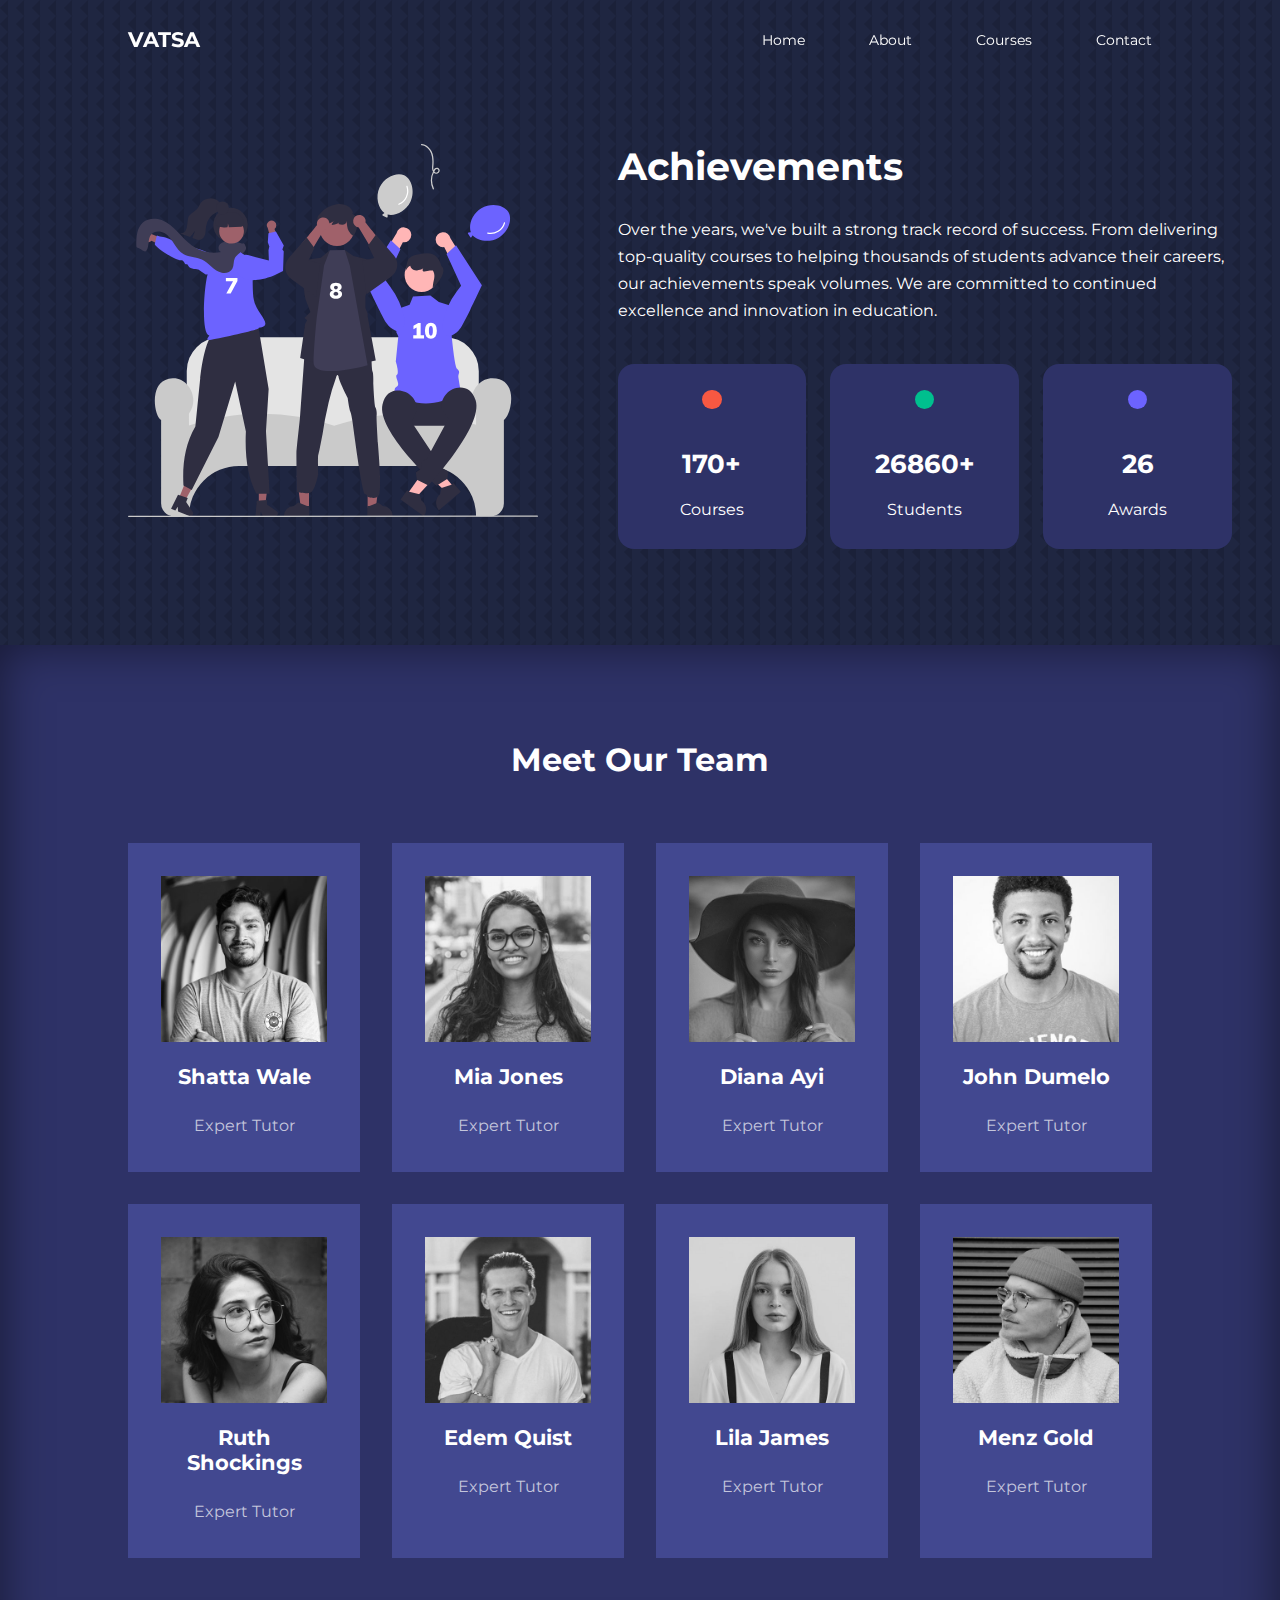
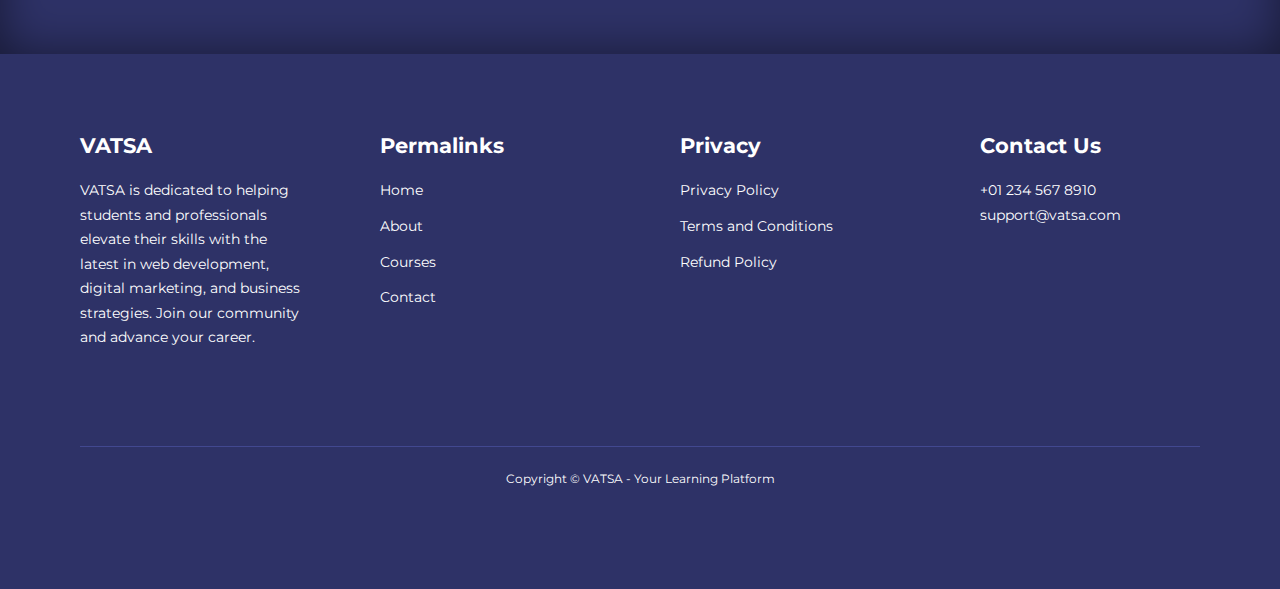
<file: about.html>
<!DOCTYPE html>
<html lang="en">
<head>
    <meta charset="UTF-8">
    <meta http-equiv="X-UA-Compatible" content="IE=edge">
    <meta name="viewport" content="width=device-width, initial-scale=1.0">
    <title>VATSA</title>

<!-- ***************  ICONSOUT CDN  *************** -->
<link rel="stylesheet" href="https://unicons.iconscout.com/release/v2.1.6/css/unicons.css">

<!-- ***************  GOOGLE FONT (MONTSERRAT)  *************** -->
<link rel="preconnect" href="https://fonts.googleapis.com">
    <link rel="preconnect" href="https://fonts.gstatic.com" crossorigin>
    <link href="https://fonts.googleapis.com/css2?family=Montserrat:ital,wght@300;400;500;600;700;800;900&display=swap" rel="stylesheet">


 <!-- ***************  STYLESHEETS  *************** -->
    <link rel="stylesheet" href="./style.css">
    <link rel="stylesheet" href="./about.css">

    <style>
        body {
            background-image: url(./bg-texture.png);
        }
    </style>


</head>
<body>
    <nav>
        <div class=" container nav_container">
            <a href="./index.html"><h4>VATSA</h4></a>
            <ul class="nav_menu">
                <li><a href="./index.html">Home</a></li>
                <li><a href="./about.html">About</a></li>
                <li><a href="./courses.html">Courses</a></li>
                <li><a href="./contact.html">Contact</a></li>
            </ul>
            <button id="open-menu-btn"><i class="uil uil-bars"></i></button>
            <button id="close-menu-btn"><i class="uil uil-multiply"></i></button>
        </div>
    </nav>
<!-- ***************  END OF NAVBAR  *************** -->





    <section class="about_achievements">
        <div class="container about_achievements-container">
            <div class="about_achievements-left">
                <img src="./about achievements.svg" alt="">
            </div>

            <div class="about_achievements-right">
                <h1>Achievements</h1>
                <p>
                    Over the years, we've built a strong track record of success. From delivering top-quality courses to helping thousands of students advance their careers, our achievements speak volumes. We are committed to continued excellence and innovation in education.
                </p>
                <div class="achievements_cards">
                    <article class="achievement_card">
                        <span class="achievement_icon">
                            <i class="uil uil-video"></i>
                        </span>
                        <h3>450+</h3>
                        <p>Courses</p>
                    </article>

                    <article class="achievement_card">
                        <span class="achievement_icon">
                            <i class="uil uil-users-alt"></i>
                        </span>
                        <h3>79,000+</h3>
                        <p>Students</p>
                    </article>

                    <article class="achievement_card">
                        <span class="achievement_icon">
                            <i class="uil uil-trophy"></i>
                        </span>
                        <h3>26</h3>
                        <p>Awards</p>
                    </article>

                </div>
            </div>

        </div>
    </section>
<!-- ***************  END OF ACHIEVEMNTS  *************** -->





    <section class="team">
        <h2>Meet Our Team</h2>
        <div class="container team_container">

            <article class="team_member">
                <div class="team_member-image">
                    <img src="./tm1.jpg" alt="">
                </div>
                <div class="team_member-info">
                    <h4>Shatta Wale</h4>
                    <p>Expert Tutor</p>
                </div>
                <div class="team_member-socials">
                    <a href="https://instagram.com" target="_blank"><i class="uil uil-instagram"></i></a>
                    <a href="https://twitter.com" target="_blank"><i class="uil uil-twitter-alt"></i></a>
                    <a href="https://linkedin.com" target="_blank"><i class="uil uil-linkedin-alt"></i></a>
                </div>
            </article>

            <article class="team_member">
                <div class="team_member-image">
                    <img src="./tm2.jpg" alt="">
                </div>
                <div class="team_member-info">
                    <h4>Mia Jones</h4>
                    <p>Expert Tutor</p>
                </div>
                <div class="team_member-socials">
                    <a href="https://instagram.com" target="_blank"><i class="uil uil-instagram"></i></a>
                    <a href="https://twitter.com" target="_blank"><i class="uil uil-twitter-alt"></i></a>
                    <a href="https://linkedin.com" target="_blank"><i class="uil uil-linkedin-alt"></i></a>
                </div>
            </article>

            <article class="team_member">
                <div class="team_member-image">
                    <img src="./tm3.jpg" alt="">
                </div>
                <div class="team_member-info">
                    <h4>Diana Ayi</h4>
                    <p>Expert Tutor</p>
                </div>
                <div class="team_member-socials">
                    <a href="https://instagram.com" target="_blank"><i class="uil uil-instagram"></i></a>
                    <a href="https://twitter.com" target="_blank"><i class="uil uil-twitter-alt"></i></a>
                    <a href="https://linkedin.com" target="_blank"><i class="uil uil-linkedin-alt"></i></a>
                </div>
            </article>

            <article class="team_member">
                <div class="team_member-image">
                    <img src="./tm4.jpg" alt="">
                </div>
                <div class="team_member-info">
                    <h4>John Dumelo</h4>
                    <p>Expert Tutor</p>
                </div>
                <div class="team_member-socials">
                    <a href="https://instagram.com" target="_blank"><i class="uil uil-instagram"></i></a>
                    <a href="https://twitter.com" target="_blank"><i class="uil uil-twitter-alt"></i></a>
                    <a href="https://linkedin.com" target="_blank"><i class="uil uil-linkedin-alt"></i></a>
                </div>
            </article>

            <article class="team_member">
                <div class="team_member-image">
                    <img src="./tm5.jpg" alt="">
                </div>
                <div class="team_member-info">
                    <h4>Ruth Shockings</h4>
                    <p>Expert Tutor</p>
                </div>
                <div class="team_member-socials">
                    <a href="https://instagram.com" target="_blank"><i class="uil uil-instagram"></i></a>
                    <a href="https://twitter.com" target="_blank"><i class="uil uil-twitter-alt"></i></a>
                    <a href="https://linkedin.com" target="_blank"><i class="uil uil-linkedin-alt"></i></a>
                </div>
            </article>

            <article class="team_member">
                <div class="team_member-image">
                    <img src="./tm6.jpg" alt="">
                </div>
                <div class="team_member-info">
                    <h4>Edem Quist</h4>
                    <p>Expert Tutor</p>
                </div>
                <div class="team_member-socials">
                    <a href="https://instagram.com" target="_blank"><i class="uil uil-instagram"></i></a>
                    <a href="https://twitter.com" target="_blank"><i class="uil uil-twitter-alt"></i></a>
                    <a href="https://linkedin.com" target="_blank"><i class="uil uil-linkedin-alt"></i></a>
                </div>
            </article>

            <article class="team_member">
                <div class="team_member-image">
                    <img src="./tm7.jpg" alt="">
                </div>
                <div class="team_member-info">
                    <h4>Lila James</h4>
                    <p>Expert Tutor</p>
                </div>
                <div class="team_member-socials">
                    <a href="https://instagram.com" target="_blank"><i class="uil uil-instagram"></i></a>
                    <a href="https://twitter.com" target="_blank"><i class="uil uil-twitter-alt"></i></a>
                    <a href="https://linkedin.com" target="_blank"><i class="uil uil-linkedin-alt"></i></a>
                </div>
            </article>

            <article class="team_member">
                <div class="team_member-image">
                    <img src="./tm8.jpg" alt="">
                </div>
                <div class="team_member-info">
                    <h4>Menz Gold</h4>
                    <p>Expert Tutor</p>
                </div>
                <div class="team_member-socials">
                    <a href="https://instagram.com" target="_blank"><i class="uil uil-instagram"></i></a>
                    <a href="https://twitter.com" target="_blank"><i class="uil uil-twitter-alt"></i></a>
                    <a href="https://linkedin.com" target="_blank"><i class="uil uil-linkedin-alt"></i></a>
                </div>
            </article>
        </div>
    </section>
<!-- ***************  END OF TEAM  *************** -->





<footer>
    <div class="footer_container">
        <div class="footer_1">
            <a href="./index.html" class="footer_logo"><h4>VATSA</h4></a>
            <p>VATSA is dedicated to helping students and professionals elevate their skills with the latest in web development, digital marketing, and business strategies. Join our community and advance your career.</p>
        </div>

        <div class="footer_2">
            <h4>Permalinks</h4>
            <ul class="permalinks">
                <li><a href="./index.html">Home</a></li>
                <li><a href="./about.html">About</a></li>
                <li><a href="./courses.html">Courses</a></li>
                <li><a href="./contact.html">Contact</a></li>
            </ul>
        </div>

        <div class="footer_3">
            <h4>Privacy</h4>
            <ul class="privacy">
                <li><a href="#">Privacy Policy</a></li>
                <li><a href="#">Terms and Conditions</a></li>
                <li><a href="#">Refund Policy</a></li>
            </ul>
        </div>

        <div class="footer_4">
            <h4>Contact Us</h4>
            <div>
                <p>+01 234 567 8910</p>
                <p>support@vatsa.com</p>
            </div>
            <ul class="footer_socials">
                <li>
                    <a href="#"><i class="uil uil-facebook-f"></i></a>
                </li>
                <li>
                    <a href="#"><i class="uil uil-instagram-alt"></i></a>
                </li>
                <li>
                    <a href="#"><i class="uil uil-twitter"></i></a>
                </li>
                <li>
                    <a href="#"><i class="uil uil-linkedin-alt"></i></a>
                </li>
            </ul>
        </div>
        
    </div>

    <footer class="footer_copyright">
        <small>Copyright &copy; VATSA - Your Learning Platform</small>
    </footer>
</footer>
<!-- ***************  END OF FOOTER  *************** -->
 




 <!-- ***************  JAVASCRIPT  *************** -->
     <script src="./main.js"></script>

</body>
</html>
</file>
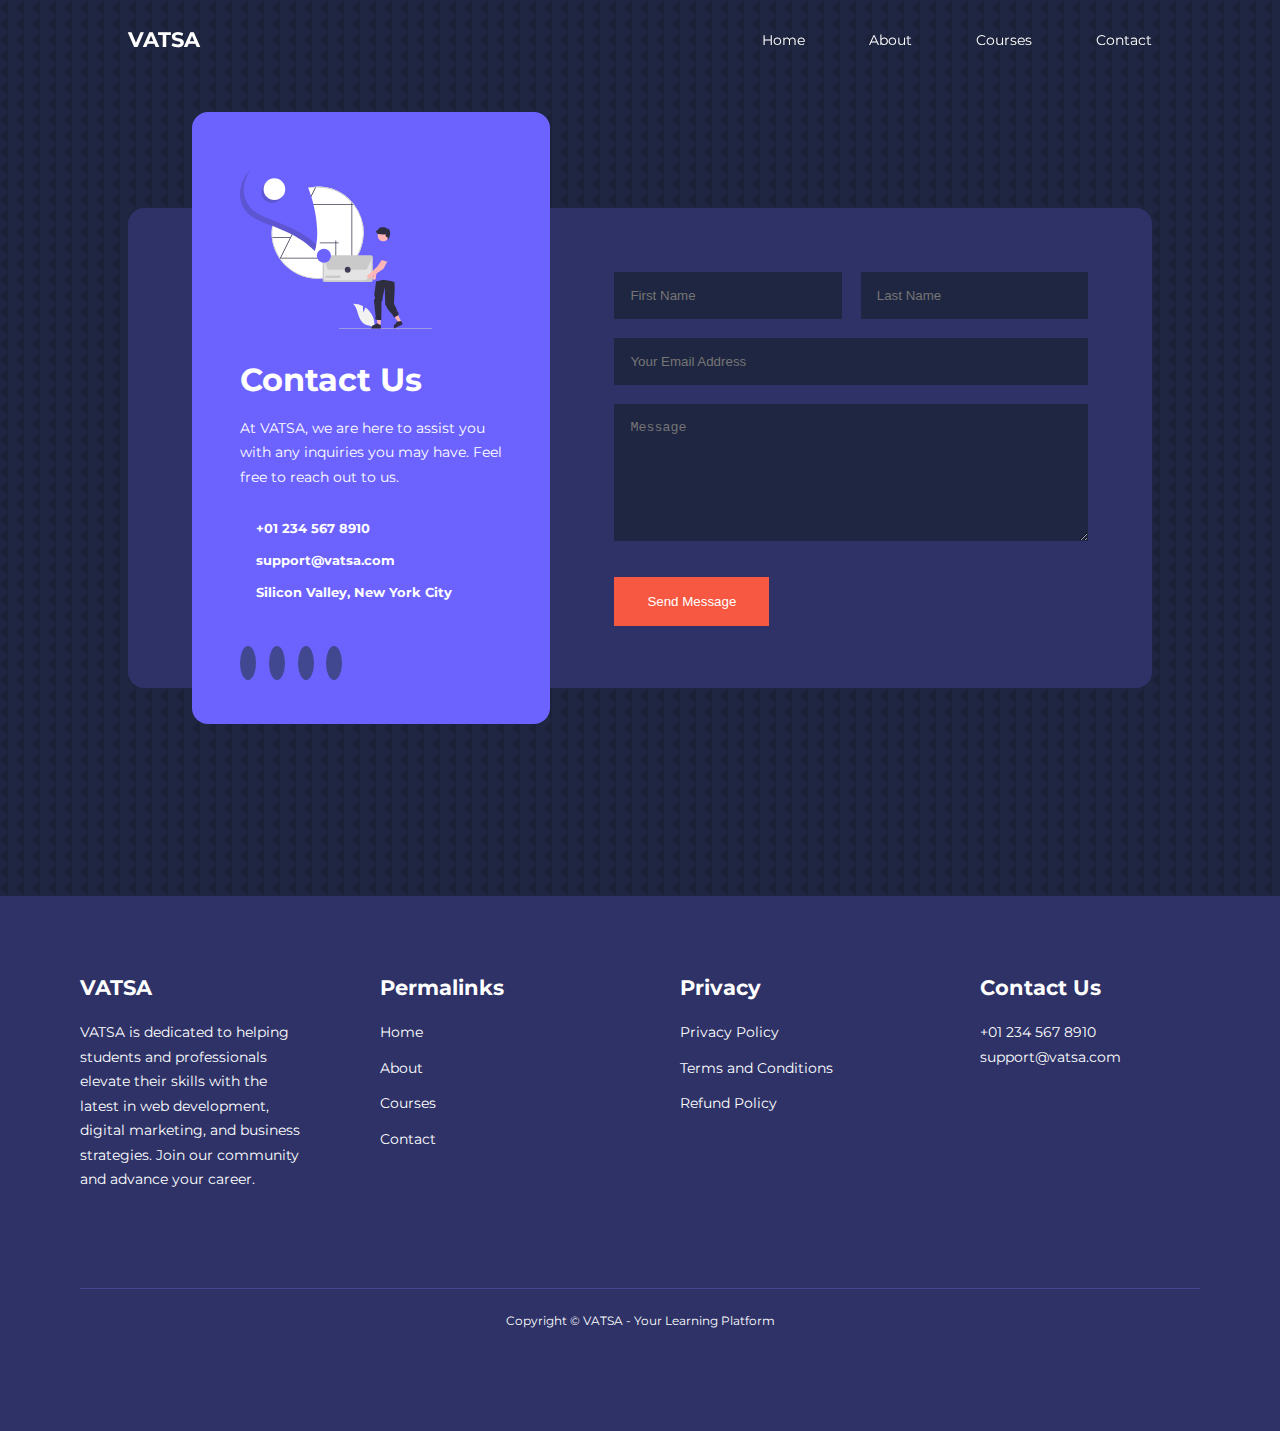
<file: contact.html>
<!DOCTYPE html>
<html lang="en">
<head>
    <meta charset="UTF-8">
    <meta http-equiv="X-UA-Compatible" content="IE=edge">
    <meta name="viewport" content="width=device-width, initial-scale=1.0">
    <title>VATSA</title>

<!-- ***************  ICONSOUT CDN  *************** -->
<link rel="stylesheet" href="https://unicons.iconscout.com/release/v2.1.6/css/unicons.css">

<!-- ***************  GOOGLE FONT (MONTSERRAT)  *************** -->
<link rel="preconnect" href="https://fonts.googleapis.com">
    <link rel="preconnect" href="https://fonts.gstatic.com" crossorigin>
    <link href="https://fonts.googleapis.com/css2?family=Montserrat:ital,wght@300;400;500;600;700;800;900&display=swap" rel="stylesheet">


 <!-- ***************  STYLESHEETS  *************** -->
    <link rel="stylesheet" href="./style.css">
    <link rel="stylesheet" href="./contact.css">

    <style>
        body {
            background-image: url(./bg-texture.png);
        }
    </style>

</head>
<body>
    <nav>
        <div class=" container nav_container">
            <a href="./index.html"><h4>VATSA</h4></a>
            <ul class="nav_menu">
                <li><a href="./index.html">Home</a></li>
                <li><a href="./about.html">About</a></li>
                <li><a href="./courses.html">Courses</a></li>
                <li><a href="./contact.html">Contact</a></li>
            </ul>
            <button id="open-menu-btn"><i class="uil uil-bars"></i></button>
            <button id="close-menu-btn"><i class="uil uil-multiply"></i></button>
        </div>
    </nav>
<!-- ***************  END OF NAVBAR  *************** -->





    <section class="contact">
        <div class="container contact_container">
            <aside class="contact_aside">
                <div class="aside_image">
                    <img src="./contact.svg" alt="">
                </div>
                <h2>Contact Us</h2>
                <p>
                    At VATSA, we are here to assist you with any inquiries you may have. Feel free to reach out to us.
                </p>
                <ul class="contact_details">
                    <li>
                        <i class="uil uil-phone-times"></i>
                        <h5>+01 234 567 8910</h5>
                    </li>
                    <li>
                        <i class="uil uil-envelope"></i>
                        <h5>support@vatsa.com</h5>
                    </li>
                    <li>
                        <i class="uil uil-location-point"></i>
                        <h5>Silicon Valley, New York City</h5>
                    </li>
                </ul>
                <ul class="contact_socials">
                    <li>
                        <a href="https://facebook.com"><i class="uil uil-facebook-f"></i></a>
                    </li>
                    <li>
                        <a href="https://instagram.com"><i class="uil uil-instagram"></i></a>
                    </li>
                    <li>
                        <a href="https://twitter.com"><i class="uil uil-twitter"></i></a>
                    </li>
                    <li>
                        <a href="https://linkedin.com"><i class="uil uil-linkedin-alt"></i></a>
                    </li>
                </ul>
            </aside>
<!-- ***************  END OF ASIDE  *************** -->





            <form action="https://formspree.io/f/xqakyjjn" method="POST" class="contact_form">
                <div class="form_name">
                    <input type="text" name="First Name" placeholder="First Name" required>
                    <input type="text" name="Last Name" placeholder="Last Name" required>
                </div>
                <input type="email" name="Email Address" placeholder="Your Email Address" required>
                <textarea name="Message" rows="7" placeholder="Message" required></textarea>
                <button type="submit" class="btn btn-primary">Send Message</button>
            </form>
        </div>
    </section>
<!-- ***************  END OF FORM  *************** -->





<footer>
    <div class="footer_container">
        <div class="footer_1">
            <a href="./index.html" class="footer_logo"><h4>VATSA</h4></a>
            <p>VATSA is dedicated to helping students and professionals elevate their skills with the latest in web development, digital marketing, and business strategies. Join our community and advance your career.</p>
        </div>

        <div class="footer_2">
            <h4>Permalinks</h4>
            <ul class="permalinks">
                <li><a href="./index.html">Home</a></li>
                <li><a href="./about.html">About</a></li>
                <li><a href="./courses.html">Courses</a></li>
                <li><a href="./contact.html">Contact</a></li>
            </ul>
        </div>

        <div class="footer_3">
            <h4>Privacy</h4>
            <ul class="privacy">
                <li><a href="#">Privacy Policy</a></li>
                <li><a href="#">Terms and Conditions</a></li>
                <li><a href="#">Refund Policy</a></li>
            </ul>
        </div>

        <div class="footer_4">
            <h4>Contact Us</h4>
            <div>
                <p>+01 234 567 8910</p>
                <p>support@vatsa.com</p>
            </div>
            <ul class="footer_socials">
                <li>
                    <a href="#"><i class="uil uil-facebook-f"></i></a>
                </li>
                <li>
                    <a href="#"><i class="uil uil-instagram-alt"></i></a>
                </li>
                <li>
                    <a href="#"><i class="uil uil-twitter"></i></a>
                </li>
                <li>
                    <a href="#"><i class="uil uil-linkedin-alt"></i></a>
                </li>
            </ul>
        </div>
        
    </div>

    <footer class="footer_copyright">
        <small>Copyright &copy; VATSA - Your Learning Platform</small>
    </footer>
</footer>
<!-- ***************  END OF FOOTER  *************** -->

 


 <!-- ***************  JAVASCRIPT  *************** -->
     <script src="./main.js"></script>

</body>
</html>
</file>
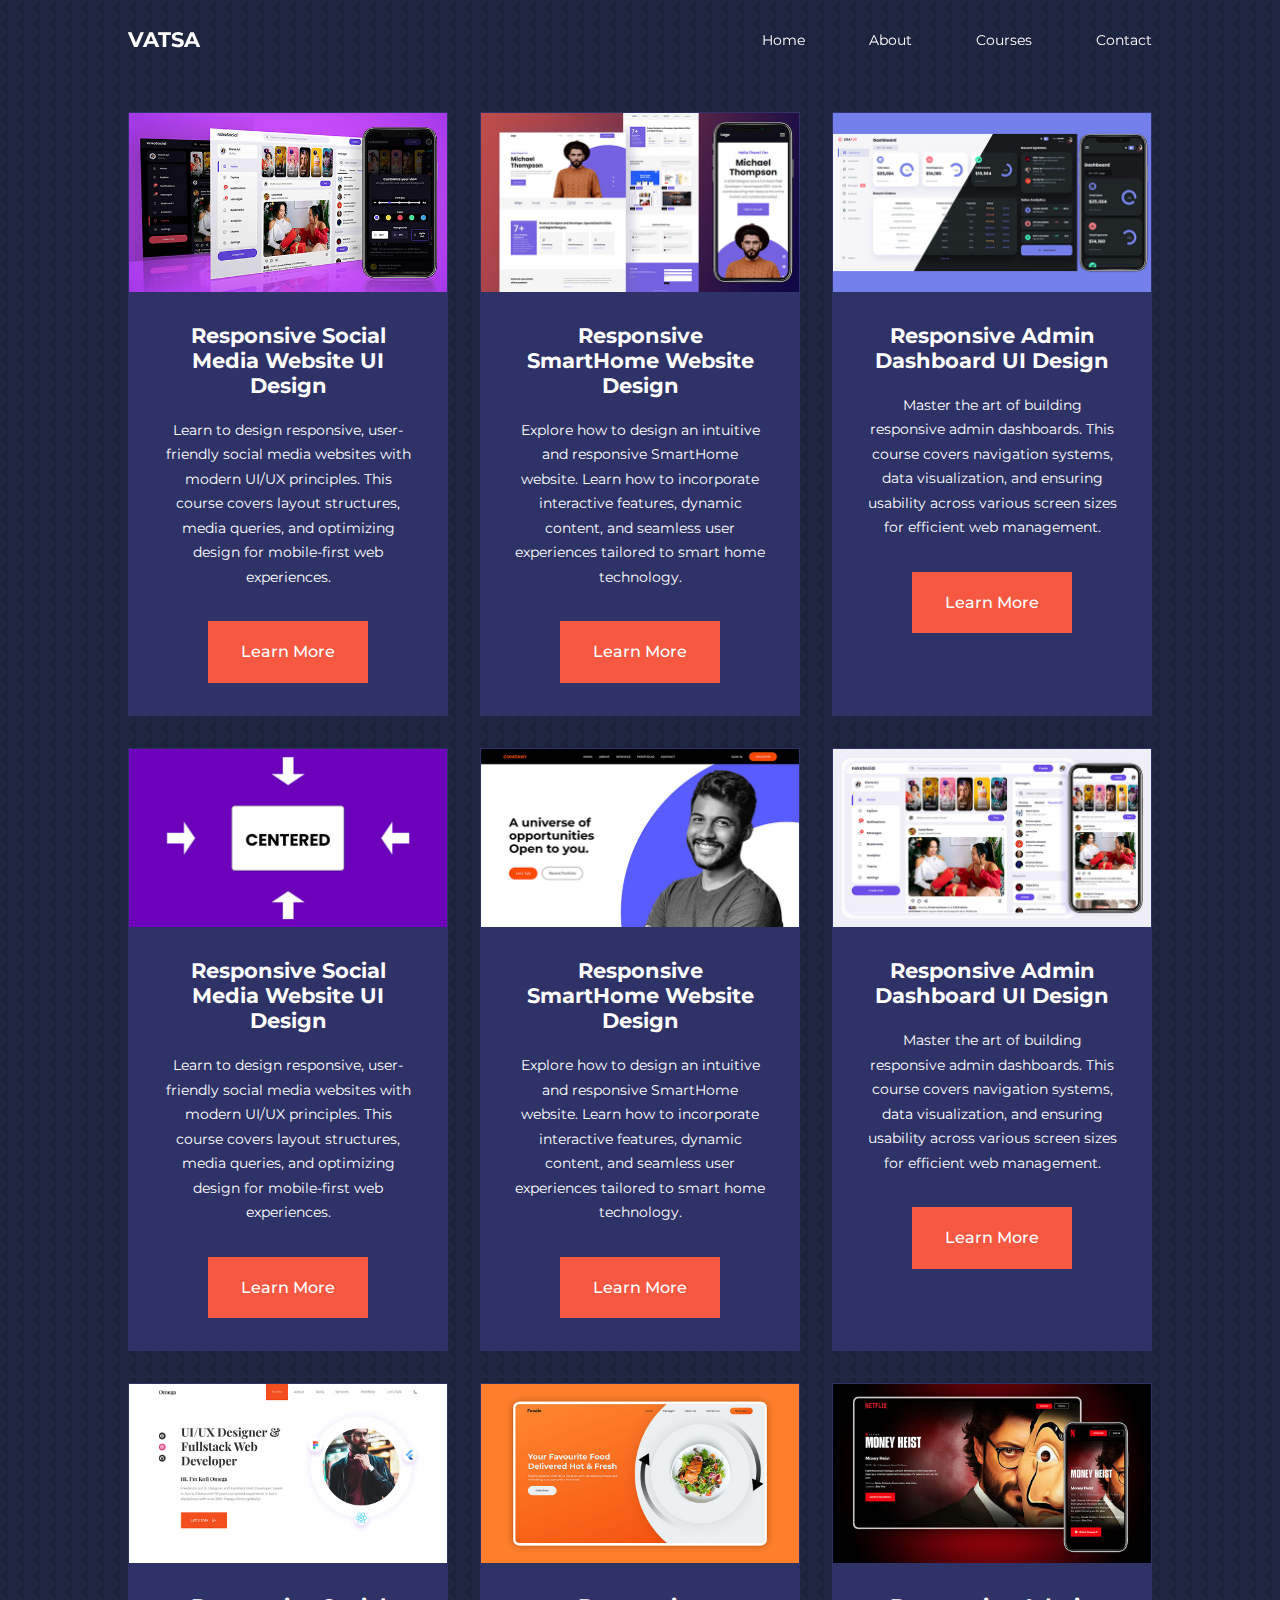
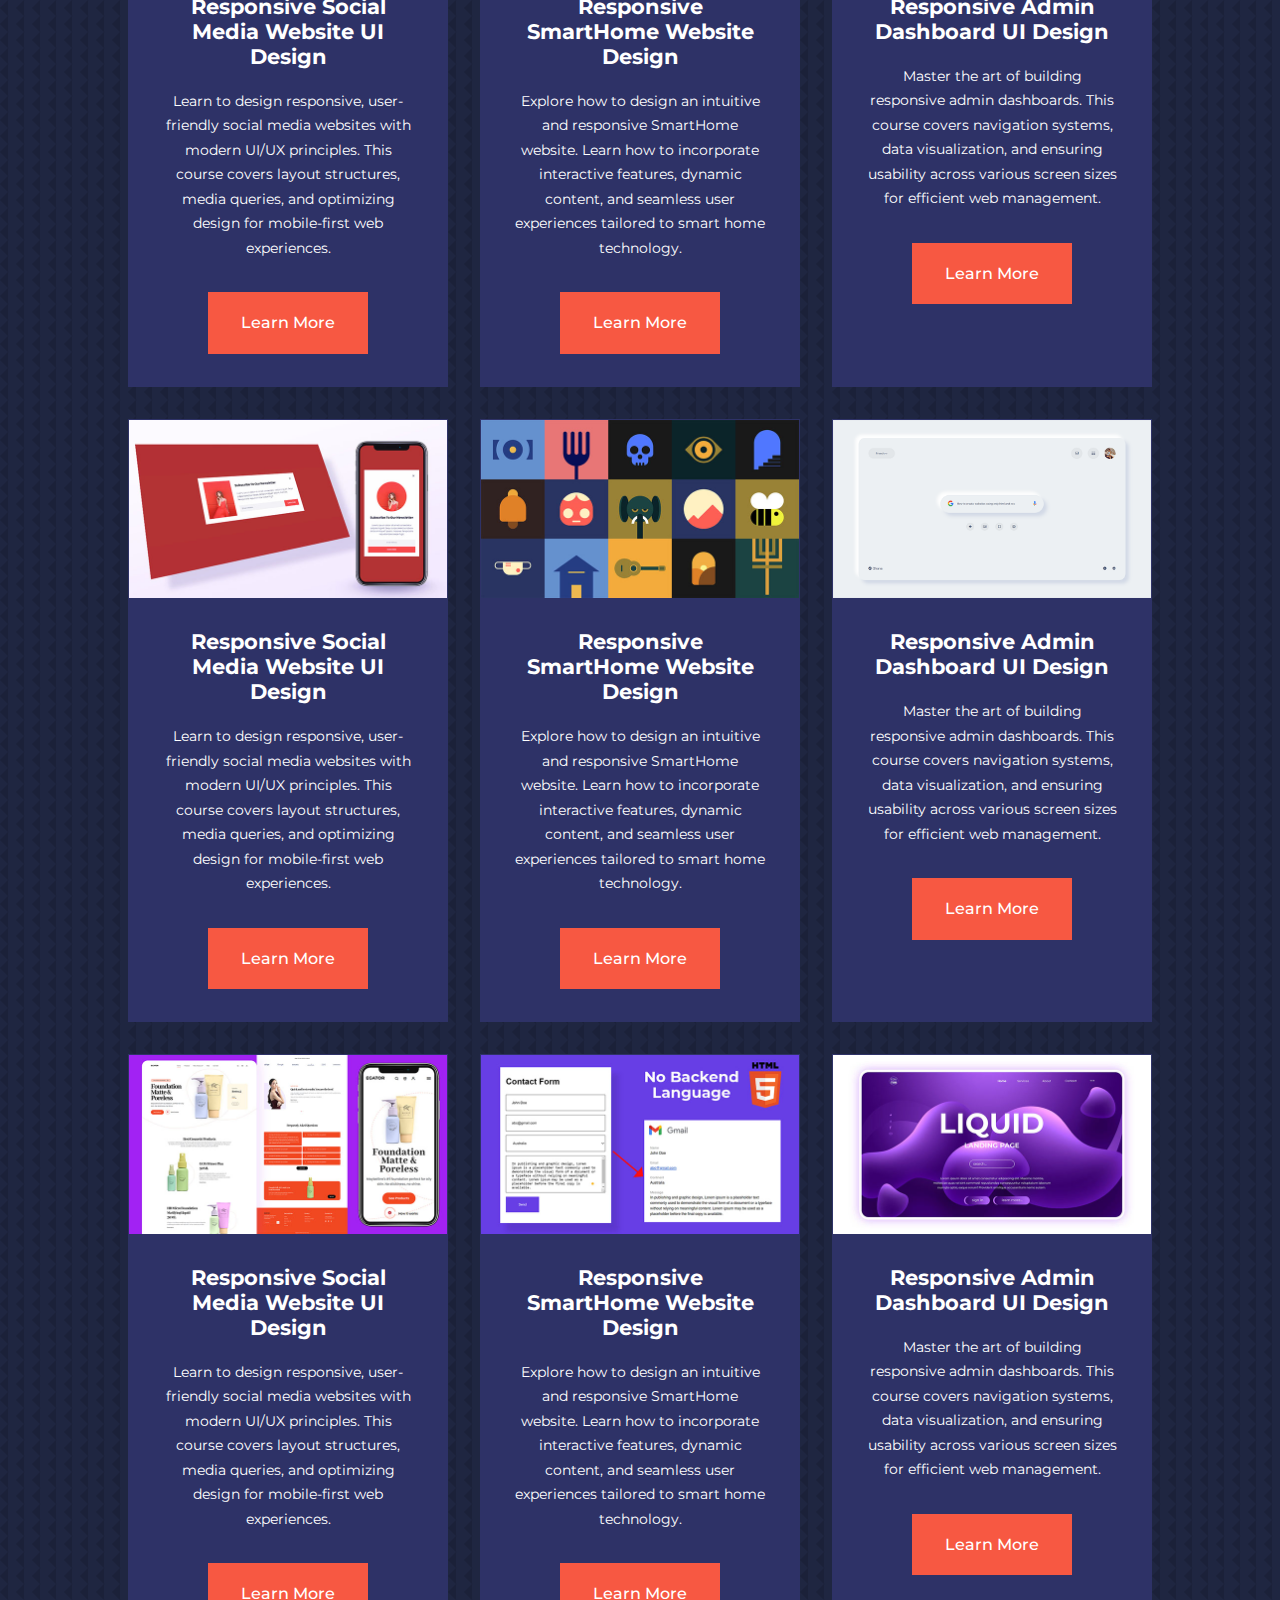
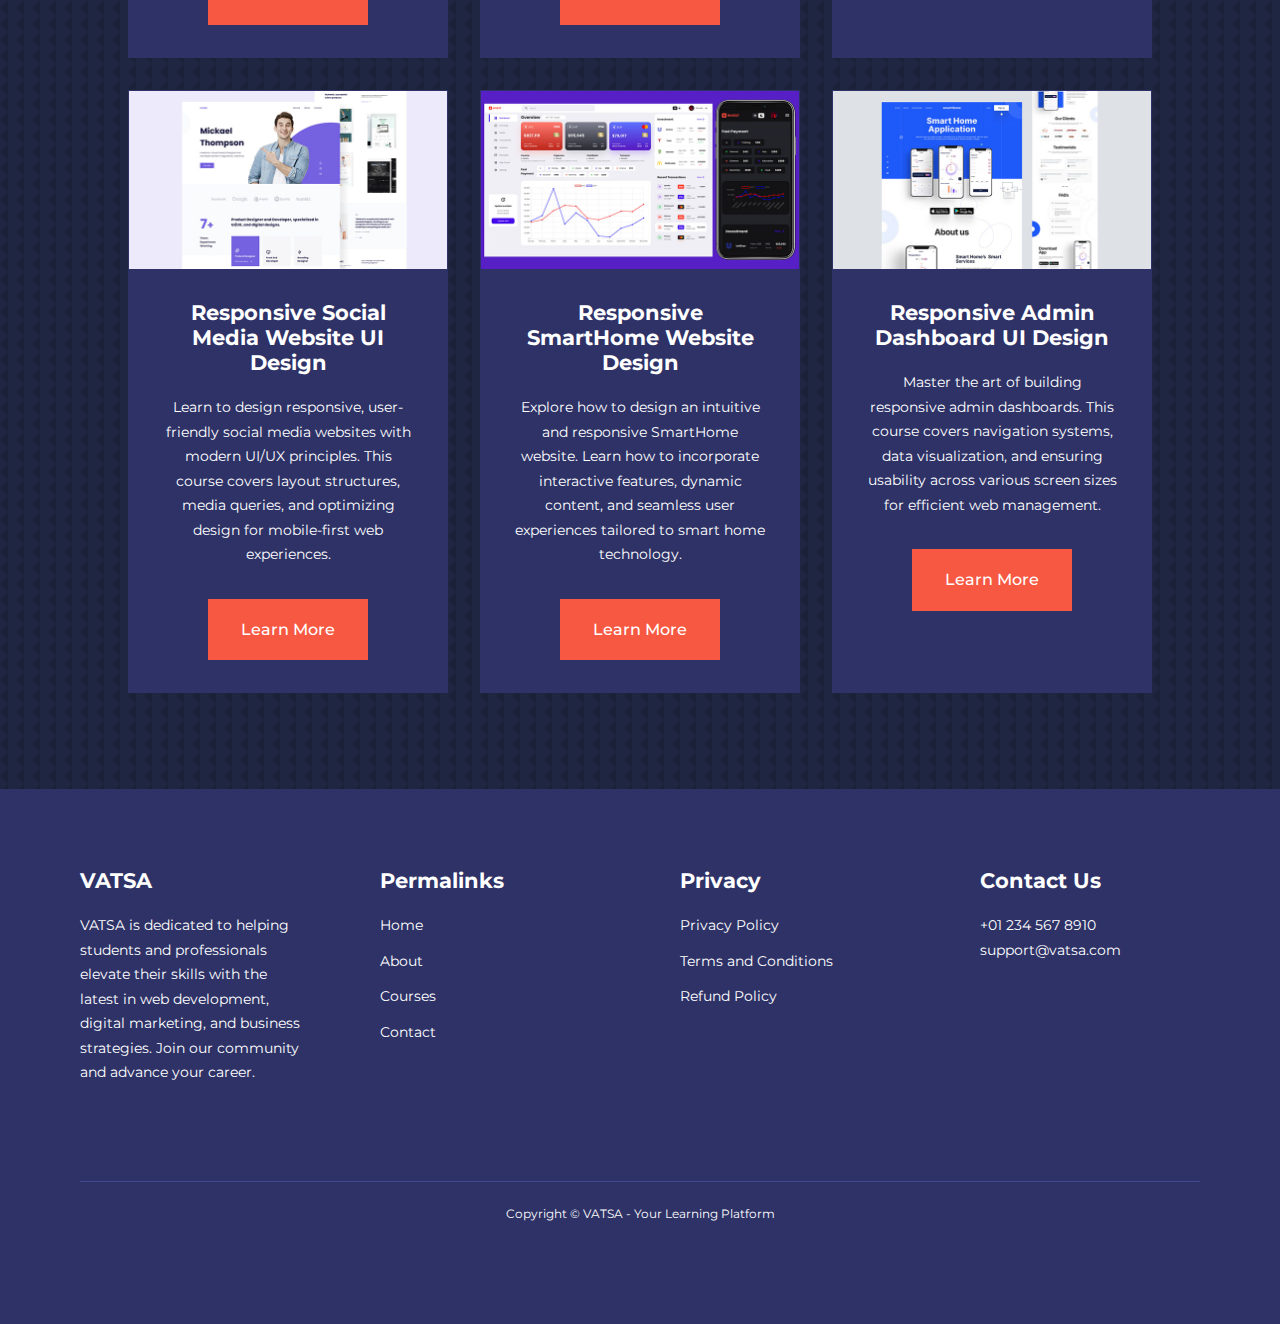
<file: courses.html>
<!DOCTYPE html>
<html lang="en">
<head>
    <meta charset="UTF-8">
    <meta http-equiv="X-UA-Compatible" content="IE=edge">
    <meta name="viewport" content="width=device-width, initial-scale=1.0">
    <title>VATSA</title>

<!-- ***************  ICONSOUT CDN  *************** -->
<link rel="stylesheet" href="https://unicons.iconscout.com/release/v2.1.6/css/unicons.css">

<!-- ***************  GOOGLE FONT (MONTSERRAT)  *************** -->
<link rel="preconnect" href="https://fonts.googleapis.com">
    <link rel="preconnect" href="https://fonts.gstatic.com" crossorigin>
    <link href="https://fonts.googleapis.com/css2?family=Montserrat:ital,wght@300;400;500;600;700;800;900&display=swap" rel="stylesheet">


 <!-- ***************  STYLESHEETS  *************** -->
    <link rel="stylesheet" href="./style.css">

    <style>
        body {
            background-image: url(./bg-texture.png);
        }
        .courses {
            margin-top: 1rem;
        }
    </style>

</head>
<body>
    <nav>
        <div class=" container nav_container">
            <a href="./index.html"><h4>VATSA</h4></a>
            <ul class="nav_menu">
                <li><a href="./index.html">Home</a></li>
                <li><a href="./about.html">About</a></li>
                <li><a href="./courses.html">Courses</a></li>
                <li><a href="./contact.html">Contact</a></li>
            </ul>
            <button id="open-menu-btn"><i class="uil uil-bars"></i></button>
            <button id="close-menu-btn"><i class="uil uil-multiply"></i></button>
        </div>
    </nav>
<!-- ***************  END OF NAVBAR  *************** -->





    <section class="courses">
        <div class="container courses_container">
            
            <article class="course">
                <div class="course_image">
                    <img src="./course1.jpg" alt="Responsive Social Media Website UI Design">
                </div>
                <div class="course_info">
                    <h4>Responsive Social Media Website UI Design</h4>
                    <p>
                        Learn to design responsive, user-friendly social media websites with modern UI/UX principles. This course covers layout structures, media queries, and optimizing design for mobile-first web experiences.
                    </p>
                    <a href="./courses.html" class="btn btn-primary">Learn More</a>
                </div>
            </article>
    
            <article class="course">
                <div class="course_image">
                    <img src="./course2.jpg" alt="Responsive SmartHome Website Design">
                </div>
                <div class="course_info">
                    <h4>Responsive SmartHome Website Design</h4>
                    <p>
                        Explore how to design an intuitive and responsive SmartHome website. Learn how to incorporate interactive features, dynamic content, and seamless user experiences tailored to smart home technology.
                    </p>
                    <a href="./courses.html" class="btn btn-primary">Learn More</a>
                </div>
            </article>
    
            <article class="course">
                <div class="course_image">
                    <img src="./course3.jpg" alt="Responsive Admin Dashboard UI Design">
                </div>
                <div class="course_info">
                    <h4>Responsive Admin Dashboard UI Design</h4>
                    <p>
                        Master the art of building responsive admin dashboards. This course covers navigation systems, data visualization, and ensuring usability across various screen sizes for efficient web management.
                    </p>
                    <a href="./courses.html" class="btn btn-primary">Learn More</a>
                </div>
            </article>

            <article class="course">
                <div class="course_image">
                    <img src="./course4.jpg" alt="Responsive Social Media Website UI Design">
                </div>
                <div class="course_info">
                    <h4>Responsive Social Media Website UI Design</h4>
                    <p>
                        Learn to design responsive, user-friendly social media websites with modern UI/UX principles. This course covers layout structures, media queries, and optimizing design for mobile-first web experiences.
                    </p>
                    <a href="./courses.html" class="btn btn-primary">Learn More</a>
                </div>
            </article>
    
            <article class="course">
                <div class="course_image">
                    <img src="./course5.jpg" alt="Responsive SmartHome Website Design">
                </div>
                <div class="course_info">
                    <h4>Responsive SmartHome Website Design</h4>
                    <p>
                        Explore how to design an intuitive and responsive SmartHome website. Learn how to incorporate interactive features, dynamic content, and seamless user experiences tailored to smart home technology.
                    </p>
                    <a href="./courses.html" class="btn btn-primary">Learn More</a>
                </div>
            </article>
    
            <article class="course">
                <div class="course_image">
                    <img src="./course6.jpg" alt="Responsive Admin Dashboard UI Design">
                </div>
                <div class="course_info">
                    <h4>Responsive Admin Dashboard UI Design</h4>
                    <p>
                        Master the art of building responsive admin dashboards. This course covers navigation systems, data visualization, and ensuring usability across various screen sizes for efficient web management.
                    </p>
                    <a href="./courses.html" class="btn btn-primary">Learn More</a>
                </div>
            </article>

            <article class="course">
                <div class="course_image">
                    <img src="./course7.jpg" alt="Responsive Social Media Website UI Design">
                </div>
                <div class="course_info">
                    <h4>Responsive Social Media Website UI Design</h4>
                    <p>
                        Learn to design responsive, user-friendly social media websites with modern UI/UX principles. This course covers layout structures, media queries, and optimizing design for mobile-first web experiences.
                    </p>
                    <a href="./courses.html" class="btn btn-primary">Learn More</a>
                </div>
            </article>
    
            <article class="course">
                <div class="course_image">
                    <img src="./course8.jpg" alt="Responsive SmartHome Website Design">
                </div>
                <div class="course_info">
                    <h4>Responsive SmartHome Website Design</h4>
                    <p>
                        Explore how to design an intuitive and responsive SmartHome website. Learn how to incorporate interactive features, dynamic content, and seamless user experiences tailored to smart home technology.
                    </p>
                    <a href="./courses.html" class="btn btn-primary">Learn More</a>
                </div>
            </article>
    
            <article class="course">
                <div class="course_image">
                    <img src="./course9.jpg" alt="Responsive Admin Dashboard UI Design">
                </div>
                <div class="course_info">
                    <h4>Responsive Admin Dashboard UI Design</h4>
                    <p>
                        Master the art of building responsive admin dashboards. This course covers navigation systems, data visualization, and ensuring usability across various screen sizes for efficient web management.
                    </p>
                    <a href="./courses.html" class="btn btn-primary">Learn More</a>
                </div>
            </article>

            <article class="course">
                <div class="course_image">
                    <img src="./course10.jpg" alt="Responsive Social Media Website UI Design">
                </div>
                <div class="course_info">
                    <h4>Responsive Social Media Website UI Design</h4>
                    <p>
                        Learn to design responsive, user-friendly social media websites with modern UI/UX principles. This course covers layout structures, media queries, and optimizing design for mobile-first web experiences.
                    </p>
                    <a href="./courses.html" class="btn btn-primary">Learn More</a>
                </div>
            </article>
    
            <article class="course">
                <div class="course_image">
                    <img src="./course11.jpg" alt="Responsive SmartHome Website Design">
                </div>
                <div class="course_info">
                    <h4>Responsive SmartHome Website Design</h4>
                    <p>
                        Explore how to design an intuitive and responsive SmartHome website. Learn how to incorporate interactive features, dynamic content, and seamless user experiences tailored to smart home technology.
                    </p>
                    <a href="./courses.html" class="btn btn-primary">Learn More</a>
                </div>
            </article>
    
            <article class="course">
                <div class="course_image">
                    <img src="./course12.jpg" alt="Responsive Admin Dashboard UI Design">
                </div>
                <div class="course_info">
                    <h4>Responsive Admin Dashboard UI Design</h4>
                    <p>
                        Master the art of building responsive admin dashboards. This course covers navigation systems, data visualization, and ensuring usability across various screen sizes for efficient web management.
                    </p>
                    <a href="./courses.html" class="btn btn-primary">Learn More</a>
                </div>
            </article>

            <article class="course">
                <div class="course_image">
                    <img src="./course13.jpg" alt="Responsive Social Media Website UI Design">
                </div>
                <div class="course_info">
                    <h4>Responsive Social Media Website UI Design</h4>
                    <p>
                        Learn to design responsive, user-friendly social media websites with modern UI/UX principles. This course covers layout structures, media queries, and optimizing design for mobile-first web experiences.
                    </p>
                    <a href="./courses.html" class="btn btn-primary">Learn More</a>
                </div>
            </article>
    
            <article class="course">
                <div class="course_image">
                    <img src="./course14.jpg" alt="Responsive SmartHome Website Design">
                </div>
                <div class="course_info">
                    <h4>Responsive SmartHome Website Design</h4>
                    <p>
                        Explore how to design an intuitive and responsive SmartHome website. Learn how to incorporate interactive features, dynamic content, and seamless user experiences tailored to smart home technology.
                    </p>
                    <a href="./courses.html" class="btn btn-primary">Learn More</a>
                </div>
            </article>
    
            <article class="course">
                <div class="course_image">
                    <img src="./course15.jpg" alt="Responsive Admin Dashboard UI Design">
                </div>
                <div class="course_info">
                    <h4>Responsive Admin Dashboard UI Design</h4>
                    <p>
                        Master the art of building responsive admin dashboards. This course covers navigation systems, data visualization, and ensuring usability across various screen sizes for efficient web management.
                    </p>
                    <a href="./courses.html" class="btn btn-primary">Learn More</a>
                </div>
            </article>

            <article class="course">
                <div class="course_image">
                    <img src="./course16.jpg" alt="Responsive Social Media Website UI Design">
                </div>
                <div class="course_info">
                    <h4>Responsive Social Media Website UI Design</h4>
                    <p>
                        Learn to design responsive, user-friendly social media websites with modern UI/UX principles. This course covers layout structures, media queries, and optimizing design for mobile-first web experiences.
                    </p>
                    <a href="./courses.html" class="btn btn-primary">Learn More</a>
                </div>
            </article>
    
            <article class="course">
                <div class="course_image">
                    <img src="./course17.jpg" alt="Responsive SmartHome Website Design">
                </div>
                <div class="course_info">
                    <h4>Responsive SmartHome Website Design</h4>
                    <p>
                        Explore how to design an intuitive and responsive SmartHome website. Learn how to incorporate interactive features, dynamic content, and seamless user experiences tailored to smart home technology.
                    </p>
                    <a href="./courses.html" class="btn btn-primary">Learn More</a>
                </div>
            </article>
    
            <article class="course">
                <div class="course_image">
                    <img src="./course18.jpg" alt="Responsive Admin Dashboard UI Design">
                </div>
                <div class="course_info">
                    <h4>Responsive Admin Dashboard UI Design</h4>
                    <p>
                        Master the art of building responsive admin dashboards. This course covers navigation systems, data visualization, and ensuring usability across various screen sizes for efficient web management.
                    </p>
                    <a href="./courses.html" class="btn btn-primary">Learn More</a>
                </div>
            </article>

        </div>
    </section>
<!-- ***************  END OF COURSES  *************** -->





<footer>
    <div class="footer_container">
        <div class="footer_1">
            <a href="./index.html" class="footer_logo"><h4>VATSA</h4></a>
            <p>VATSA is dedicated to helping students and professionals elevate their skills with the latest in web development, digital marketing, and business strategies. Join our community and advance your career.</p>
        </div>

        <div class="footer_2">
            <h4>Permalinks</h4>
            <ul class="permalinks">
                <li><a href="./index.html">Home</a></li>
                <li><a href="./about.html">About</a></li>
                <li><a href="./courses.html">Courses</a></li>
                <li><a href="./contact.html">Contact</a></li>
            </ul>
        </div>

        <div class="footer_3">
            <h4>Privacy</h4>
            <ul class="privacy">
                <li><a href="#">Privacy Policy</a></li>
                <li><a href="#">Terms and Conditions</a></li>
                <li><a href="#">Refund Policy</a></li>
            </ul>
        </div>

        <div class="footer_4">
            <h4>Contact Us</h4>
            <div>
                <p>+01 234 567 8910</p>
                <p>support@vatsa.com</p>
            </div>
            <ul class="footer_socials">
                <li>
                    <a href="#"><i class="uil uil-facebook-f"></i></a>
                </li>
                <li>
                    <a href="#"><i class="uil uil-instagram-alt"></i></a>
                </li>
                <li>
                    <a href="#"><i class="uil uil-twitter"></i></a>
                </li>
                <li>
                    <a href="#"><i class="uil uil-linkedin-alt"></i></a>
                </li>
            </ul>
        </div>
        
    </div>

    <footer class="footer_copyright">
        <small>Copyright &copy; VATSA - Your Learning Platform</small>
    </footer>
</footer>
<!-- ***************  END OF FOOTER  *************** -->




 <!-- ***************  JAVASCRIPT  *************** -->
 <script src="./main.js"></script>

</body>
</html>
</file>
<file: style.css>
*{
    margin: 0;
    padding: 0;
    border: 0;
    outline: 0;
    text-decoration: none;
    list-style: none;
    box-sizing: border-box;
 } 
 :root{
     --color-primary: #6c63ff;
     --color-success: #00bf8e;
     --color-warning: #f7c94b;
     --color-danger: #f75842;
     --color-danger-varient: rgba(247, 88, 66, 0.4);
     --color-white: #fff;
     --color-light: rgba(255,255,255,0.7);
     --color-black: #000;
     --color-bg: #1f2641;
     --color-bg1: #2e3267;
     --color-bg2: #424890;

     --container-width-lg: 80%;
     --container-width-md: 90%;
     --container-width-sm: 94%;

     --transition: all 400ms ease;
 }

 body{
    font-family: "Montserrat", sans-serif;
    line-height: 1.7;
    color: var(--color-white);
    background: var(--color-bg);
 }

 .container {
    width: var(--container-width-lg);
    margin: 0 auto;
 }

 section {
    padding: 6rem 0;
 }

 section h2 {
    text-align: center;
    margin-bottom: 4rem;
 }

 h1,
 h2,
 h3,
 h4,
 h5 {
    line-height: 1.2;
 }

 h1 {
    font-size: 2.4rem;
 }

 h2{
    font-size: 2rem;
 }

 h3 {
    font-size: 1.6rem;
 }

 h4 {
    font-size: 1.3rem;
 }

a {
    color: var(--color-white);
}

img {
    width: 100%;
    display: block;
    object-fit: cover;
}

.btn {
    display: inline-block;
    background: var(--color-white);
    color: var(--color-black);
    padding: 1rem 2rem;
    border: 1px solid transparent;
    font-weight: 500;
    transition: var(--transition);
}

.btn:hover {
    background: transparent;
    color: var(--color-white);
    border-color: var(--color-white);
}

.btn-primary {
    background: var(--color-danger);
    color: var(--color-white);
}



/* ***************  NAVBAR  *************** */
nav {
    background: transparent;
    width: 100vw;
    height: 5rem;
    position: fixed;
    top: 0;
    z-index: 11;
}

/* cahnge navbar style on scroll using javascript */
.window-scroll {
    background: var(--color-primary);
    box-shadow: 0 1rem 2rem rgba(0, 0, 0, 0.2);
}

.nav_container {
    height: 100%;
    display: flex;
    justify-content: space-between;
    align-items: center;
}

nav button {
    display: none;
}

.nav_menu {
    display: flex;
    align-items: center;
    gap: 4rem;
}

.nav_menu a {
    font-size: 0.9rem;
    transition: var(--transition);
}
.nav_menu a:hover {
    color: var(--color-bg2);
}


/* ***************  HEADER  *************** */
header {
   position: relative;
   top: 5rem;
   overflow: hidden;
   height: 70vh;
   margin-bottom: 5rem; 
}

.header_container {
    display: grid;
    grid-template-columns: 1fr 1fr;
    align-items: center;
    gap: 5rem;
    height: 100%;
}

.header_left p {
   margin: 1rem 0 2.4rem;
}


/* ***************  CATEGORIES  *************** */
.categories {
    background: var(--color-bg1);
    height: 32rem;
}

.categories h1 {
    line-height: 1;
    margin-bottom: 3rem;
}

.categories_container {
    display: grid;
    grid-template-columns: 40% 60%;
}

.categories_left {    
    margin-right: 4rem;
}

.categories_left p {
    margin: 1rem 0 3rem;
}

.categories_right {
    display: grid;
    grid-template-columns: repeat(3, 1fr);
    gap: 1.2rem;
}

.category {
    background: var(--color-bg2);
    padding: 2rem;
    border-radius: 2rem;
    transition: var(--transition);
}

.category:hover {
    background: var(--color-bg1);
    box-shadow: 0 3rem 3rem rgba(0, 0, 0, 0.3);
    z-index: 1;
}

.category:nth-child(2) .category_icon {
    background: var(--color-danger);
} 

.category:nth-child(3) .category_icon {
    background: var(--color-success);
} 

.category:nth-child(4) .category_icon {
    background: var(--color-warning);
} 

.category:nth-child(5) .category_icon {
    background: var(--color-success);
}  

.category_icon {
    background: var(--color-primary);
    padding: 0.7rem;
    border-radius: 0.9rem ;
}

.category h5 {
    margin: 2rem 0 1rem;
}

.category p {
    font-size: 0.85rem;  
}


/* ***************  POPULAR COURSES  *************** */
.courses {
    margin-top: 10rem;
}
.courses_container {
    display: grid;
    grid-template-columns: repeat(3, 1fr);
    gap: 2rem;
}

.course {
    background: var(--color-bg1);
    text-align: center;
    border: 1px solid transparent;
    transition: var(--transition);
}

.course:hover {
    background: transparent;
    border-color: var(--color-primary);
}

.course_info {
    padding: 2rem;
}

.course_info p {
    margin: 1.2rem 0 2rem;
    font-size: 0.9rem;
}


/* ***************  FAQs  *************** */
.faqs {
    background: var(--color-bg1);
    box-shadow: inset 0 0 3rem rgba(0, 0, 0, 0.5);
}

.faqs_container {
    display: grid;
    grid-template-columns: 1fr 1fr;
    gap: 1rem;
}

.faq {
    padding: 2rem;
    display: flex;
    align-items: center;
    gap: 1.4rem;
    height: fit-content;
    background: var(--color-primary);
    cursor: pointer;
}

.faq h4 {
    font-size: 1rem;
    line-height: 2.2;
}

.faq_icon {
    align-items: flex-start;
    font-size: 1.2rem; 
}

.faq p {
    margin-top: 0.8rem;
    display: none;
}

.faq.open p {
    display: block;
}


/* ***************  TESTIMONIALS  *************** */
.testimonials_container {
    overflow-x: hidden;
    position: relative;
    margin-bottom: 5rem;
}

.testimonial {
    padding-top: 2rem;
}

.avatar {
    width: 6rem;
    height: 6rem;
    border-radius: 50%;
    overflow: hidden;
    margin: 0 auto 1rem;
    border: 1rem solid var(--color-bg1);
}

.testimonial_info {
    text-align: center;
}

.testimonial_body {
    background: var(--color-primary);
    padding: 2rem;
    margin-top: 3rem;
    position: relative;
}

.testimonial_body::before {
    content: "";
    display: block;
    background: linear-gradient(135deg, transparent, var(--color-primary), var(--color-primary), var(--color-primary));
    width: 3rem;
    height: 3rem;
    position: absolute;
    left: 50%;
    top: -1.5rem;
    transform: rotate(45deg);
}


/* ***************  FOOTER  *************** */
footer {
    background: var(--color-bg1);
    padding-top: 5rem;
    padding: 5rem;
    font-size: 0.9rem
}

.footer_container {
    display: grid;
    grid-template-columns: repeat(4,1fr);
    gap: 5rem;
}

.footer_container > div h4 {
    margin-bottom: 1.2rem;
}

.footer_1 p {
    margin: 0 0 2rem;
}

footer ul li {
    margin-bottom: 0.7rem;
}

footer ul li a:hover {
    text-decoration: underline;
}

.footer_socials {
    display: flex;
    gap: 1rem;
    font-size: 1.2rem;
    margin-top: 2rem;
}

.footer_copyright {
    text-align: center;
    margin-top: 4rem;
    padding: 1.2rem 0;
    border-top: 1px solid var(--color-bg2);
}



/* ***************  MEDIA QUERIES (TABLETS)  *************** */
@media screen and (max-width:1024px) {
    .container {
        width: var(--container-width-md);
    }

    h1 {
        font-size: 2.2rem;
    }

    h2 {
        font-size: 1.7rem;
    }

    h3 {
        font-size: 1.4rem;
    }

    h4 {
        font-size: 1.2rem;
    }

    /* ***************  NAVBAR  *************** */
    Nav button {
        display: inline-block;
        background: transparent;
        font-size: 1.8rem;
        color: var(--color-white);
        cursor: pointer;
    }

    nav button#close-menu-btn {
        display: none;
    }

    .nav_menu {
        position: fixed;
        top: 5rem;
        right: 5%;
        height: fit-content;
        width: 18rem;
        flex-direction: column;
        gap: 0;
        display: none;
    }

    .nav_menu li {
        width: 100%;
        height: 5.8rem;
        animation: animateNavItems 400ms linear forwards;
        transform-origin: top right;
        opacity: 0;
    }

    .nav_menu li:nth-child(2){
        animation-delay: 200ms;
    }

    .nav_menu li:nth-child(3){
        animation-delay: 400ms;
    }

    .nav_menu li:nth-child(4){
        animation-delay: 600ms;
    }

    @keyframes animateNavItems {
        0%{
            transform: rotateZ(-90deg) rotateX(90deg) scale(0.1);
        }

        100%{
            transform: rotateZ(0)rotateX(0deg) scale(1);
            opacity: 1;
        }
    }

    .nav_menu li a {
        background: var(--color-primary);
        box-shadow: -4rem 6rem 10rem rgba(0, 0, 0, 0.6);
        width: 100%;
        height: 100%;
        display: grid;
        place-items: center;
    }

    .nav_menu li a:hover {
        color: var(--color-white);
        background: var(--color-bg2);
        columns: var(--color-white);
    }

    /* ***************  HEADER  *************** */
    header {
        height: 52vh;
        margin-bottom: 4rem;
    }

    .header_container {
        gap: 0;
        padding-bottom: 3rem;
    }

    /* ***************  CATEGORIES  *************** */
    .categories {
        height: auto;
    }

    .categories_container {
        grid-template-columns: 1fr;
        gap: 3rem;
    }

    .categories_left {
        margin-left: 0;
    }

    /* ***************  POPULAR COURSES  *************** */
    .courses {
        margin-top: 0;
    }

    .courses_container {
        grid-template-columns: 1fr 1fr;
    }

    /* ***************  FAQs  *************** */
    .faqs_container {
        grid-template-columns: 1fr;
    }

    .faq {
        padding: 1.5rem;
    }

    /* ***************  FOOTER  *************** */
    .footer_container {
        grid-template-columns: 1fr 1fr;
    }

}


/* ***************  MEDIA QUERIES (PHONES)  *************** */
@media screen and(max-width: 600px) {
    .container {
        width: var(--container-width-sm);
    }

    /* ***************  NAVBAR  *************** */
        .nav_menu {
            right: 3%;
        }

    /* ***************  HEADER  *************** */
        header {
            height: 100vh;
        }

        .header_container {
            grid-template-columns: 1fr;
            text-align: center;
            margin-top: 0;
        }

        .header_left p {
            margin-bottom: 1.3rem;
        }

    /* ***************  CATEGORIES  *************** */
        .categories_right {
            grid-template-columns: 1fr 1fr;
            gap: 0.7rem;
        }

        .category {
            padding: 1rem;
            border-radius: 1rem;
        }

        .category_icon {
            margin-top: 4px;
            display: inline-block;
        }

    /* ***************  POPULAR COURSES  *************** */
        .courses_container {
            grid-template-columns: 1fr;
        }

    /* ***************  TESTIMONIALS  *************** */
       .testimonial_body {
        padding: 1.2rem;
       }

    /* ***************  FOOTER  *************** */
       .footer_container {
        grid-template-columns: 1fr;
        text-align: center;
        gap: 2rem;
       }

       .footer_1 p {
        margin: 1rem auto;
       }

       .footer_socials {
        justify-content: center;
       }
           
}
</file>
<file: about.css>
/* ***************  ACHIEVEMENTS  *************** */
.about_achievements {
    margin-top: 3rem;
}

.about_achievements-container {
    display: grid;
    grid-template-columns: 40% 60%;
    gap: 5rem;
}

.about_achievements-right > p {
    margin: 1.6rem 0 2.5rem;
}

.achievements_cards {
    display: grid;
    grid-template-columns: repeat(3, 1fr);
    gap: 1.5rem;
}

.achievement_card {
    background: var(--color-bg1);
    padding: 1.6rem;
    border-radius: 1rem;
    text-align: center;
    transition: var(--transition);

}

.achievement_card:hover {
    background: var(--color-bg2);
    box-shadow: 0 3rem 3rem rgba(0, 0, 0, 0.3);
}

.achievement_icon {
    background: var(--color-danger);
    padding: 0.6rem;
    border-radius: 1rem;
    display: inline-block;
    margin-bottom: 2rem;
    font-size: 2rem;
}

.achievement_card:nth-child(2) .achievement_icon {
    background: var(--color-success);
}

.achievement_card:nth-child(3) .achievement_icon {
    background: var(--color-primary);
}

.achievement_card p {
    margin-top: 1rem;
}


/* ***************  TEAM  *************** */
.team {
    background: var(--color-bg1);
    box-shadow: inset 0 0 3rem rgba(0, 0, 0, 0.5);
}

.team_container {
    display: grid;
    grid-template-columns: repeat(4, 1fr);
    gap: 2rem;
}

.team_member {
    background: var(--color-bg2);
    padding: 2rem;
    border: 1px solid transparent;
    transition: var(--transition);
    position: relative;
    overflow: hidden;
}

.team_member:hover {
    background: transparent;
    border-color: var(--color-primary);
}

.team_member-image img {
    filter: saturate(0);
}

.team_member:hover img {
    filter: saturate(1);
}

.team_member-info * {
    text-align: center;
    margin-top: 1.4rem;
}

.team_member-info p {
    color: var(--color-light);
}

.team_member-socials {
    position: absolute;
    top: 50%;
    transform: translateY(-50%);
    right: -100%;
    display: flex;
    flex-direction: column;
    background: var(--color-primary);
    border-radius: 1rem 0 0 1rem;
    box-shadow: -2rem 0 2rem rgba(0, 0, 0, 0.3);
    transition: var(--transition);
}

.team_member:hover .team_member-socials {
    right: 0;
}

.team_member-socials a {
    padding: 1rem;
}



/* ***************  MEDIA QUERIES (TABLETS)  *************** */
@media screen and(max-width:1024px) {
    .about_achievements {
        margin-top: 2rem;
    }

    .about_achievements-container {
        grid-template-columns: 1fr;
        gap: 4rem;
    }

    .about_achievements-left {
        width: 80%;
        margin: 0 auto;
    }

    .team_container {
        grid-template-columns: repeat(3, 1fr);
        gap: 1.5rem;
    }

    .team_member {
        padding: 1rem;
    }
}



/* ***************  MEDIA QUERIES (PHONES)  *************** */
@media screen and (max-width: 600px) {
    .achievements_cards {
        grid-template-columns: 1fr 1fr;
        gap: 0.7rem;
    }

    .team_container {
        grid-template-columns: 1fr 1fr;
        gap: 0.7rem;
    }

    .team_member {
        padding: 0;
    }

    .team_member p {
        margin-bottom: 1.5rem;
    }
    
}
</file>
<file: contact.css>
.contact_container {
    background: var(--color-bg1);
    padding: 4rem;
    display: grid;
    grid-template-columns: 40% 60%;
    gap: 4rem;
    height: 30rem;
    margin: 7rem auto;
    border-radius: 1rem;
}


/* ***************  ASIDE  *************** */
.contact_aside {
    background: var(--color-primary);
    padding: 3rem;
    border-radius: 1rem;
    position: relative;
    bottom: 10rem;
}

.aside_image {
    width: 12rem;
    margin-bottom: 2rem;
}

.contact_aside h2 {
    text-align: left;
    margin-bottom: 1rem;
}

.contact_aside p {
    font-size: 0.9rem;
    margin-bottom: 2rem;
}

.contact_details li {
    display: flex;
    gap: 1rem;
    align-items: center;
    margin-bottom: 1rem;
}

.contact_socials {
    display: flex;
    gap: 0.8rem;
    margin-top: 3rem;
}

.contact_socials a {
    background: var(--color-bg2);
    padding: 0.5rem;
    border-radius: 50%;
    font-size: 0.9rem;
    transition: var(--transition);
}

.contact_socials a:hover {
    background: transparent;
}


/* ***************  FORM  *************** */
.contact_form {
    display: flex;
    flex-direction: column;
    gap: 1.2rem;
    margin-right: 4rem;
}

.form_name {
    display: flex;
    gap: 1.2rem;
}

.contact_form input[type="text"] {
    width: 50%;
}

input, textarea {
    width: 100%;
    padding: 1rem;
    background: var(--color-bg);
    color: var(--color-white);
}

.contact_form .btn {
    width: max-content;
    margin-top: 1rem;
    cursor: pointer;
}



/* ***************  MEDIA QUERIES (TABLETS)  *************** */
@media screen and (max-width:1024px) {
    .contact {
        padding-bottom: 0;
    }

    .contact_container {
        gap: 1.5rem;
        margin-top: 3rem;
        height: auto;
        padding: 1.5rem;
    }

    .contact_aside {
        width: auto;
        padding: 1.5rem;
        bottom: 0;
    }

    .contact_form {
        align-self: center;
        margin-right: 1.5rem;
    }
    
}



/* ***************  MEDIA QUERIES (PHONES)  *************** */
@media screen and (max-width:600px) {
    .contact_container {
        grid-template-columns: 1fr;
        gap: 3rem;
        margin-top: 0;
        padding: 0;
    }

    .contact_form {
        margin: 0 1.5rem 3rem;
    }

    .form_name {
        flex-direction: column;
    }

    .form_name input [type="text"] {
        width: 100%;
    }
    
}
</file>
